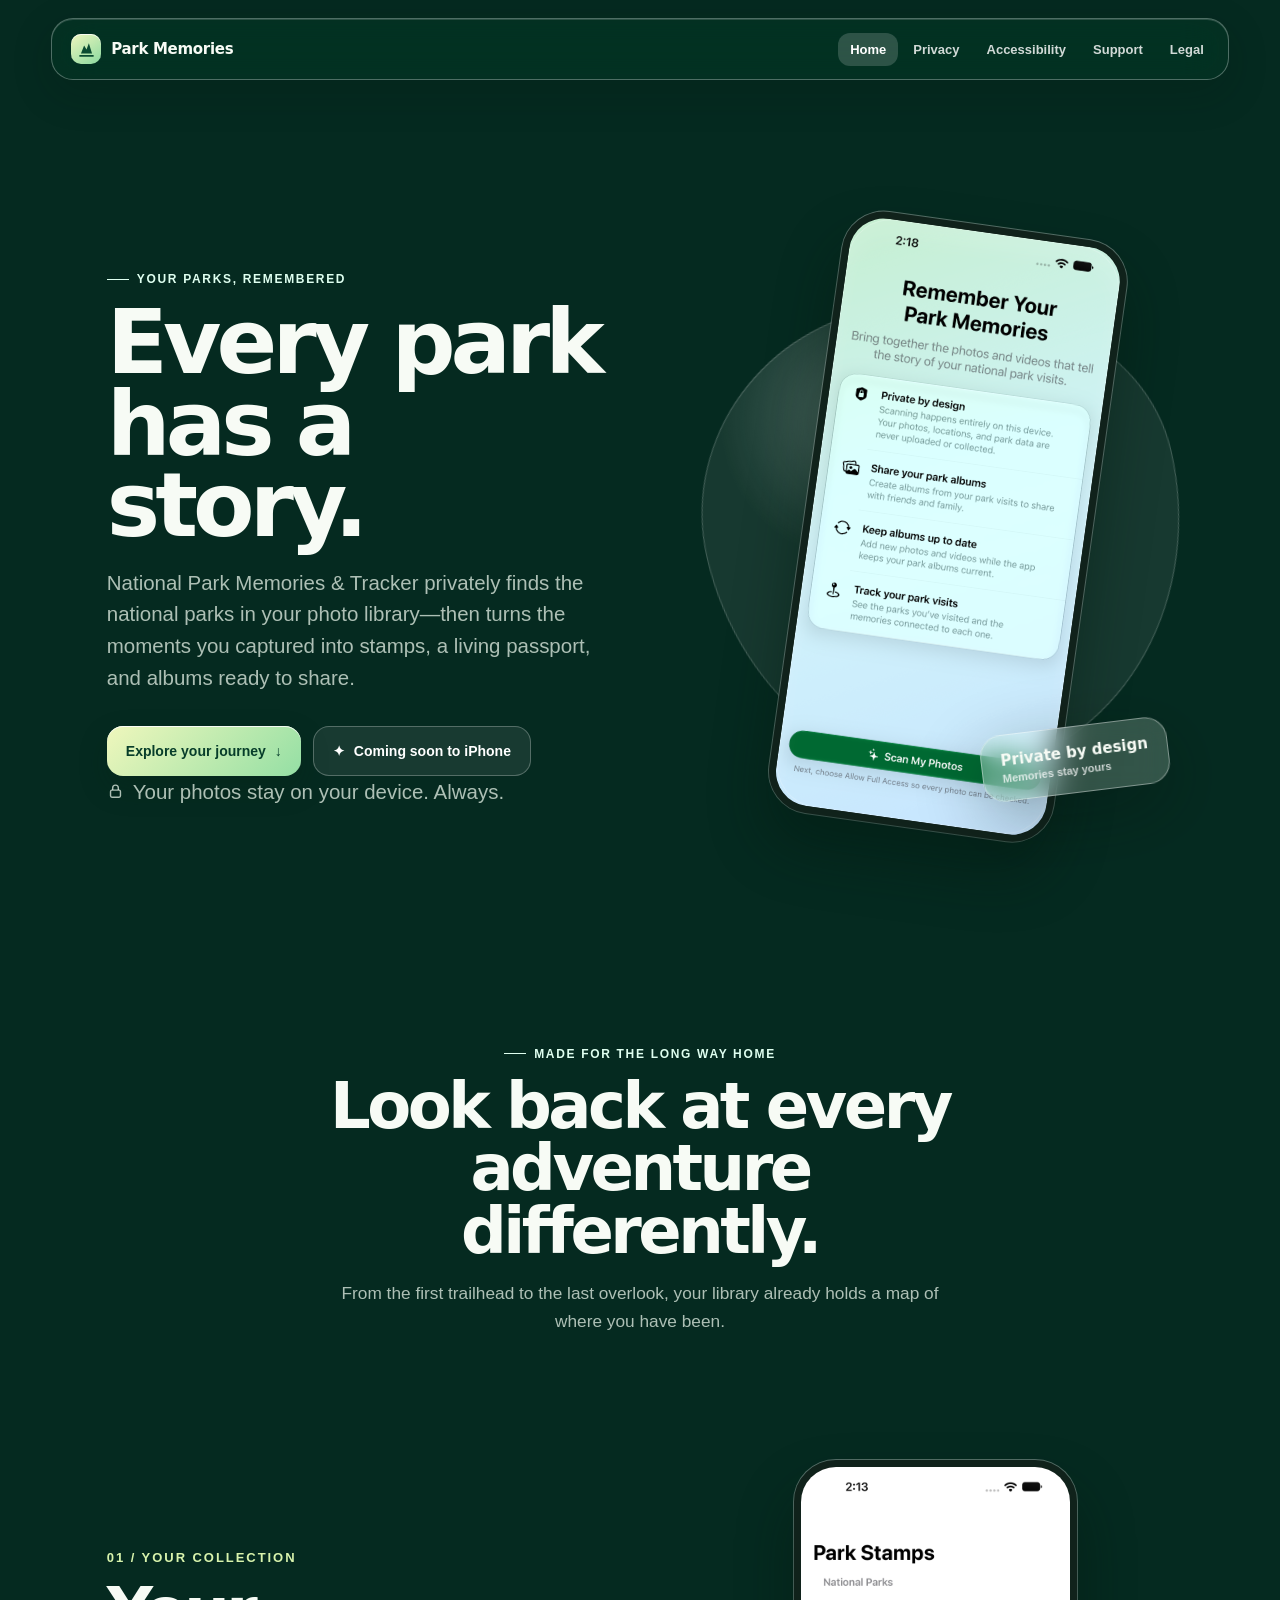
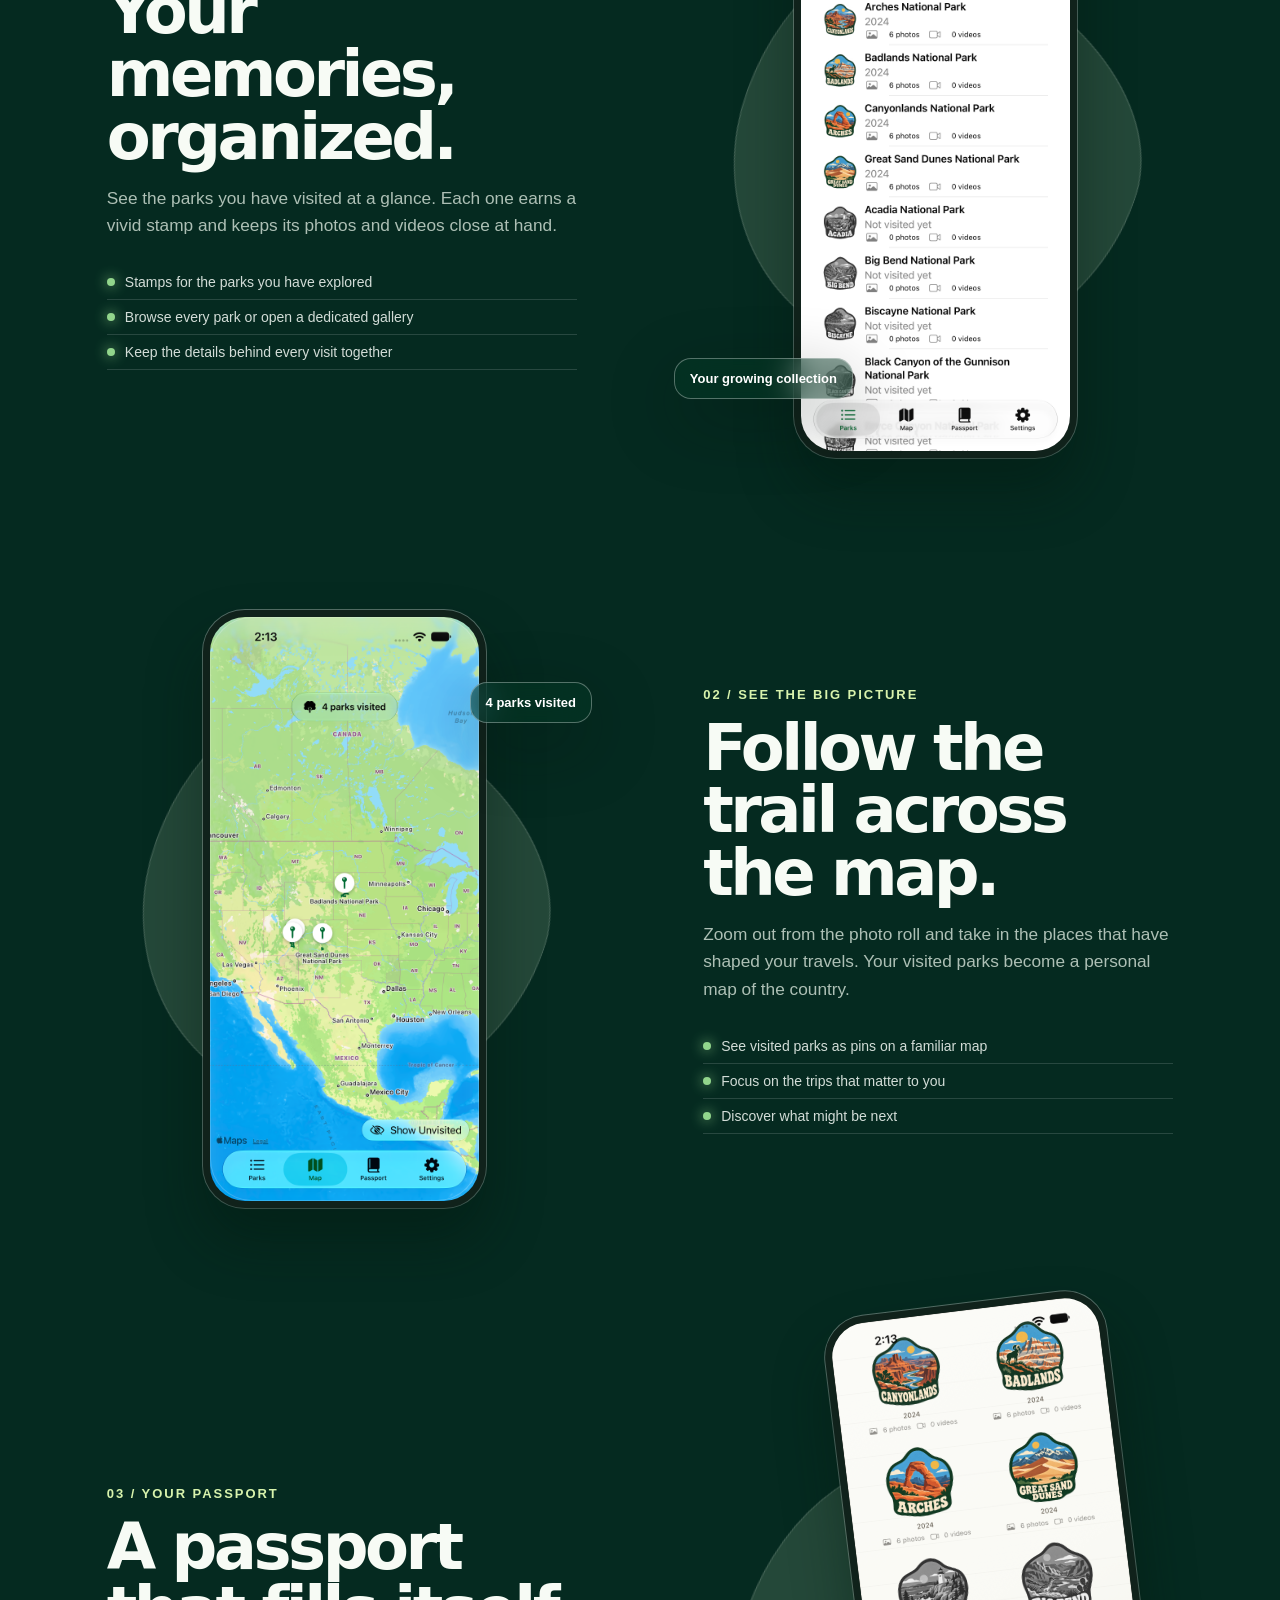
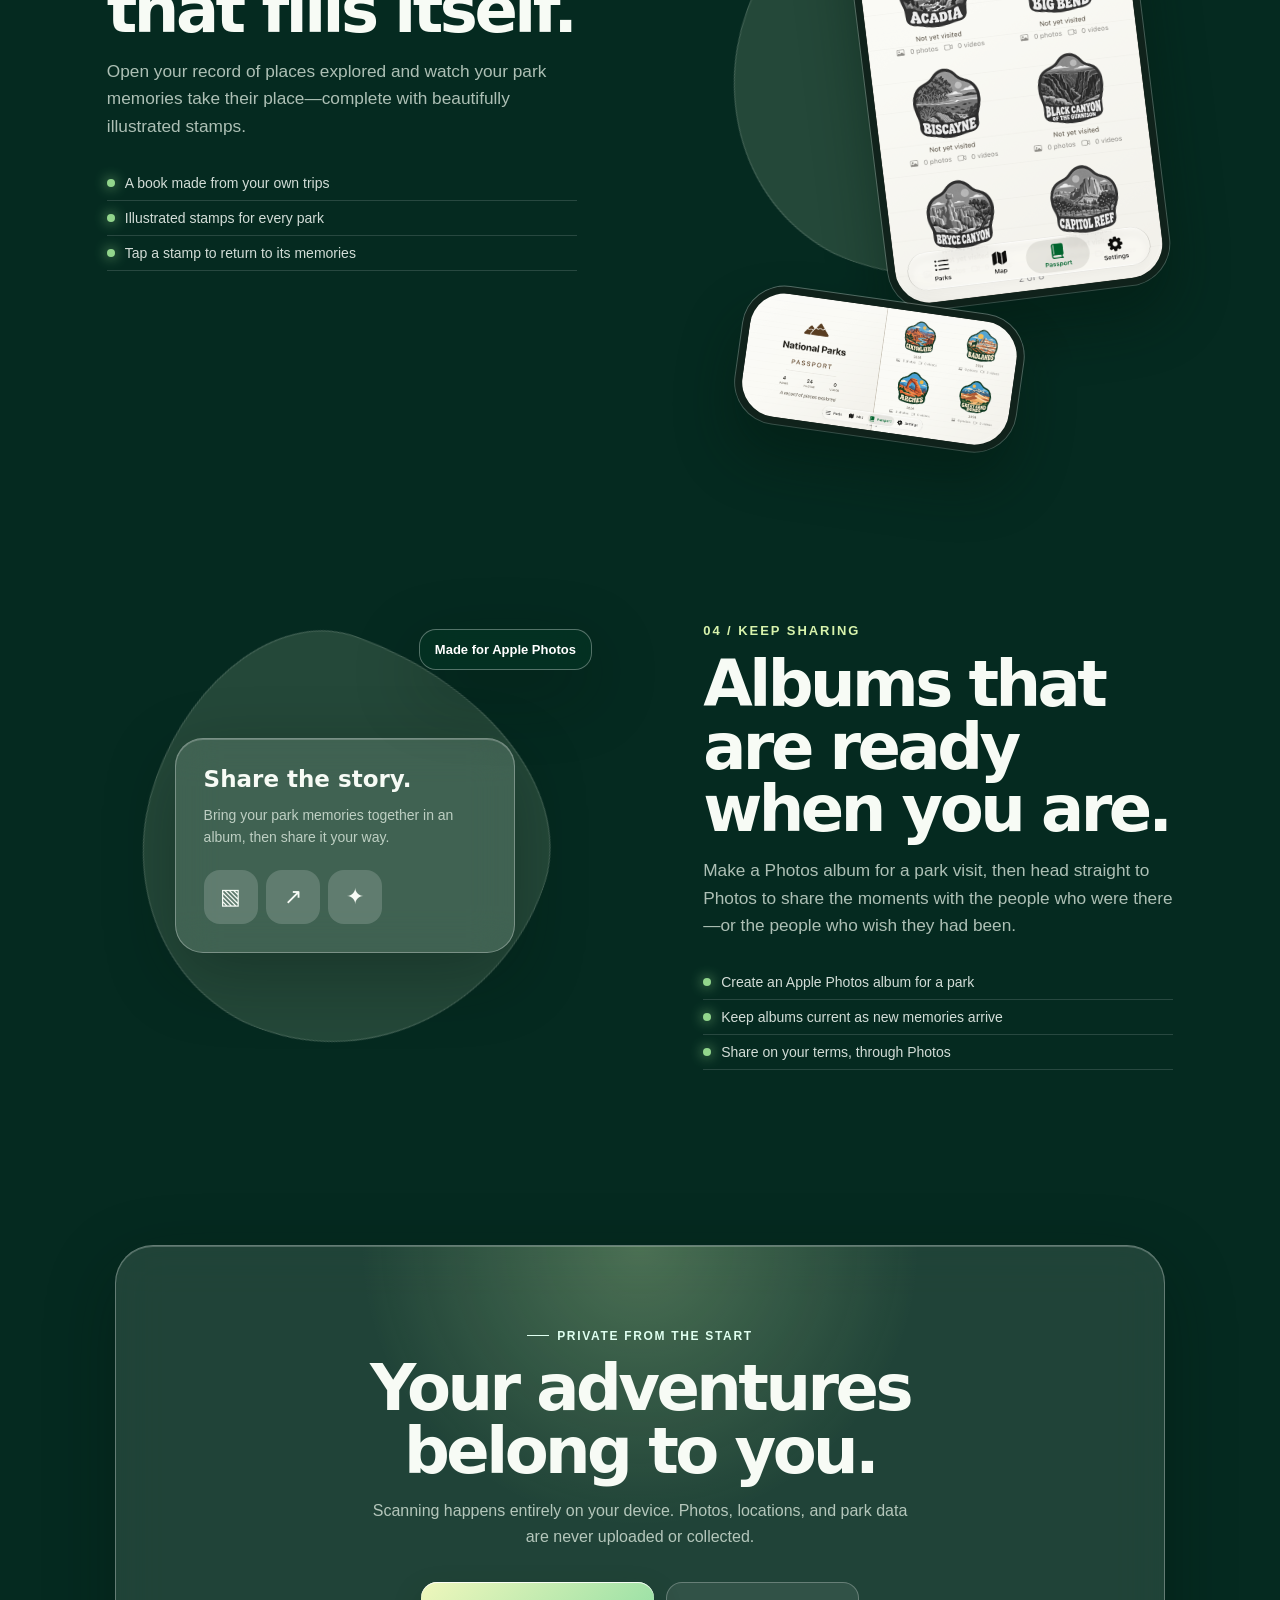
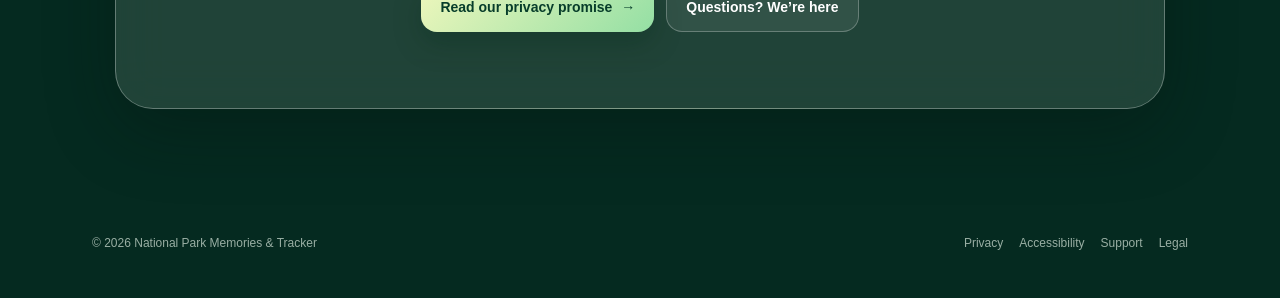
<file: index.html>
<!doctype html>
<html lang="en">
<head>
  <meta charset="utf-8">
  <meta name="viewport" content="width=device-width, initial-scale=1">
  <meta name="description" content="National Park Memories & Tracker privately turns your photo library into a record of the national parks you have explored.">
  <title>National Park Memories &amp; Tracker</title>
  <link rel="stylesheet" href="styles.css">
  <script src="app.js" defer></script>
</head>
<body>
  <div class="scene" aria-hidden="true"><div class="orb orb-one"></div><div class="orb orb-two"></div></div>
  <header class="site-header">
    <nav class="nav-shell" aria-label="Primary navigation">
      <a class="brand" href="./"><span class="brand-mark" aria-hidden="true"><svg viewBox="0 0 24 24" fill="currentColor"><path d="M3 19h18v2H3zm2-2 4-10 3 5 3-8 4 13z"/></svg></span>Park Memories</a>
      <button class="menu-button" aria-label="Toggle navigation" aria-expanded="false">Menu</button>
      <div class="nav-links"><a href="./" aria-current="page">Home</a><a href="privacy/">Privacy</a><a href="accessibility/">Accessibility</a><a href="support/">Support</a><a href="legal/">Legal</a></div>
    </nav>
  </header>
  <main>
    <section class="hero">
      <div class="hero-copy reveal"><span class="eyebrow">Your parks, remembered</span><h1>Every park has a story.</h1><p>National Park Memories &amp; Tracker privately finds the national parks in your photo library—then turns the moments you captured into stamps, a living passport, and albums ready to share.</p><div class="hero-actions"><a class="button" href="#how-it-works">Explore your journey <span aria-hidden="true">↓</span></a><span class="coming-soon"><span aria-hidden="true">✦</span> Coming soon to iPhone</span></div><p class="hero-note"><svg viewBox="0 0 24 24" fill="none" stroke="currentColor" stroke-width="2"><rect x="5" y="10" width="14" height="10" rx="2"/><path d="M8 10V7a4 4 0 0 1 8 0v3"/></svg>Your photos stay on your device. Always.</p></div>
      <div class="hero-art reveal float-scroll"><div class="hero-glass"></div><div class="phone"><img src="screenshots/iphone/Screenshot iPhone 18 Pro Max 10-04-2026 at 2.18.19 PM.png" alt="National Park Memories onboarding screen explaining private on-device photo scanning"></div><div class="hero-stamp">Private by design<span>Memories stay yours</span></div></div>
    </section>
    <section class="story" id="how-it-works"><div class="story-intro reveal"><span class="eyebrow">Made for the long way home</span><h2>Look back at every adventure differently.</h2><p>From the first trailhead to the last overlook, your library already holds a map of where you have been.</p></div>
      <article class="feature"><div class="feature-copy reveal"><span class="feature-number">01 / YOUR COLLECTION</span><h2>Your memories, organized.</h2><p>See the parks you have visited at a glance. Each one earns a vivid stamp and keeps its photos and videos close at hand.</p><ul class="mini-points"><li><i></i>Stamps for the parks you have explored</li><li><i></i>Browse every park or open a dedicated gallery</li><li><i></i>Keep the details behind every visit together</li></ul></div><div class="feature-art float-scroll reveal"><div class="phone"><img src="screenshots/iphone/Screenshot iPhone 18 Pro Max 10-04-2026 at 2.13.22 PM.png" alt="Park list showing visited national parks with illustrated stamps"></div><span class="floating-label label-bottom">Your growing collection</span></div></article>
      <article class="feature reverse"><div class="feature-copy reveal"><span class="feature-number">02 / SEE THE BIG PICTURE</span><h2>Follow the trail across the map.</h2><p>Zoom out from the photo roll and take in the places that have shaped your travels. Your visited parks become a personal map of the country.</p><ul class="mini-points"><li><i></i>See visited parks as pins on a familiar map</li><li><i></i>Focus on the trips that matter to you</li><li><i></i>Discover what might be next</li></ul></div><div class="feature-art float-scroll reveal"><div class="phone"><img src="screenshots/iphone/Screenshot iPhone 18 Pro Max 10-04-2026 at 2.13.42 PM.png" alt="Map of North America showing visited national parks"></div><span class="floating-label label-top">4 parks visited</span></div></article>
      <article class="feature"><div class="feature-copy reveal"><span class="feature-number">03 / YOUR PASSPORT</span><h2>A passport that fills itself.</h2><p>Open your record of places explored and watch your park memories take their place—complete with beautifully illustrated stamps.</p><ul class="mini-points"><li><i></i>A book made from your own trips</li><li><i></i>Illustrated stamps for every park</li><li><i></i>Tap a stamp to return to its memories</li></ul></div><div class="feature-art passport-art float-scroll reveal"><div class="phone"><img src="screenshots/iphone/Screenshot iPhone 18 Pro Max 10-04-2026 at 2.13.48 PM.png" alt="Passport grid with colorful national park stamps"></div><div class="phone"><img src="screenshots/iphone/Screenshot iPhone 18 Pro Max 10-04-2026 at 2.14.07 PM.png" alt="Landscape passport view with national park stamps"></div></div></article>
      <article class="feature reverse"><div class="feature-copy reveal"><span class="feature-number">04 / KEEP SHARING</span><h2>Albums that are ready when you are.</h2><p>Make a Photos album for a park visit, then head straight to Photos to share the moments with the people who were there—or the people who wish they had been.</p><ul class="mini-points"><li><i></i>Create an Apple Photos album for a park</li><li><i></i>Keep albums current as new memories arrive</li><li><i></i>Share on your terms, through Photos</li></ul></div><div class="feature-art reveal"><div class="album-card"><strong>Share the story.</strong><p>Bring your park memories together in an album, then share it your way.</p><div class="album-icons"><span aria-hidden="true">▧</span><span aria-hidden="true">↗</span><span aria-hidden="true">✦</span></div></div><span class="floating-label label-top">Made for Apple Photos</span></div></article>
      <section class="cta-card reveal"><span class="eyebrow">Private from the start</span><h2>Your adventures belong to you.</h2><p>Scanning happens entirely on your device. Photos, locations, and park data are never uploaded or collected.</p><div class="hero-actions" style="justify-content:center"><a class="button" href="privacy/">Read our privacy promise <span aria-hidden="true">→</span></a><a class="coming-soon" href="support/">Questions? We’re here</a></div></section>
    </section>
  </main>
  <footer class="site-footer"><span>© <span data-year>2026</span> National Park Memories &amp; Tracker</span><div class="footer-links"><a href="privacy/">Privacy</a><a href="accessibility/">Accessibility</a><a href="support/">Support</a><a href="legal/">Legal</a></div></footer>
</body>
</html>
</file>
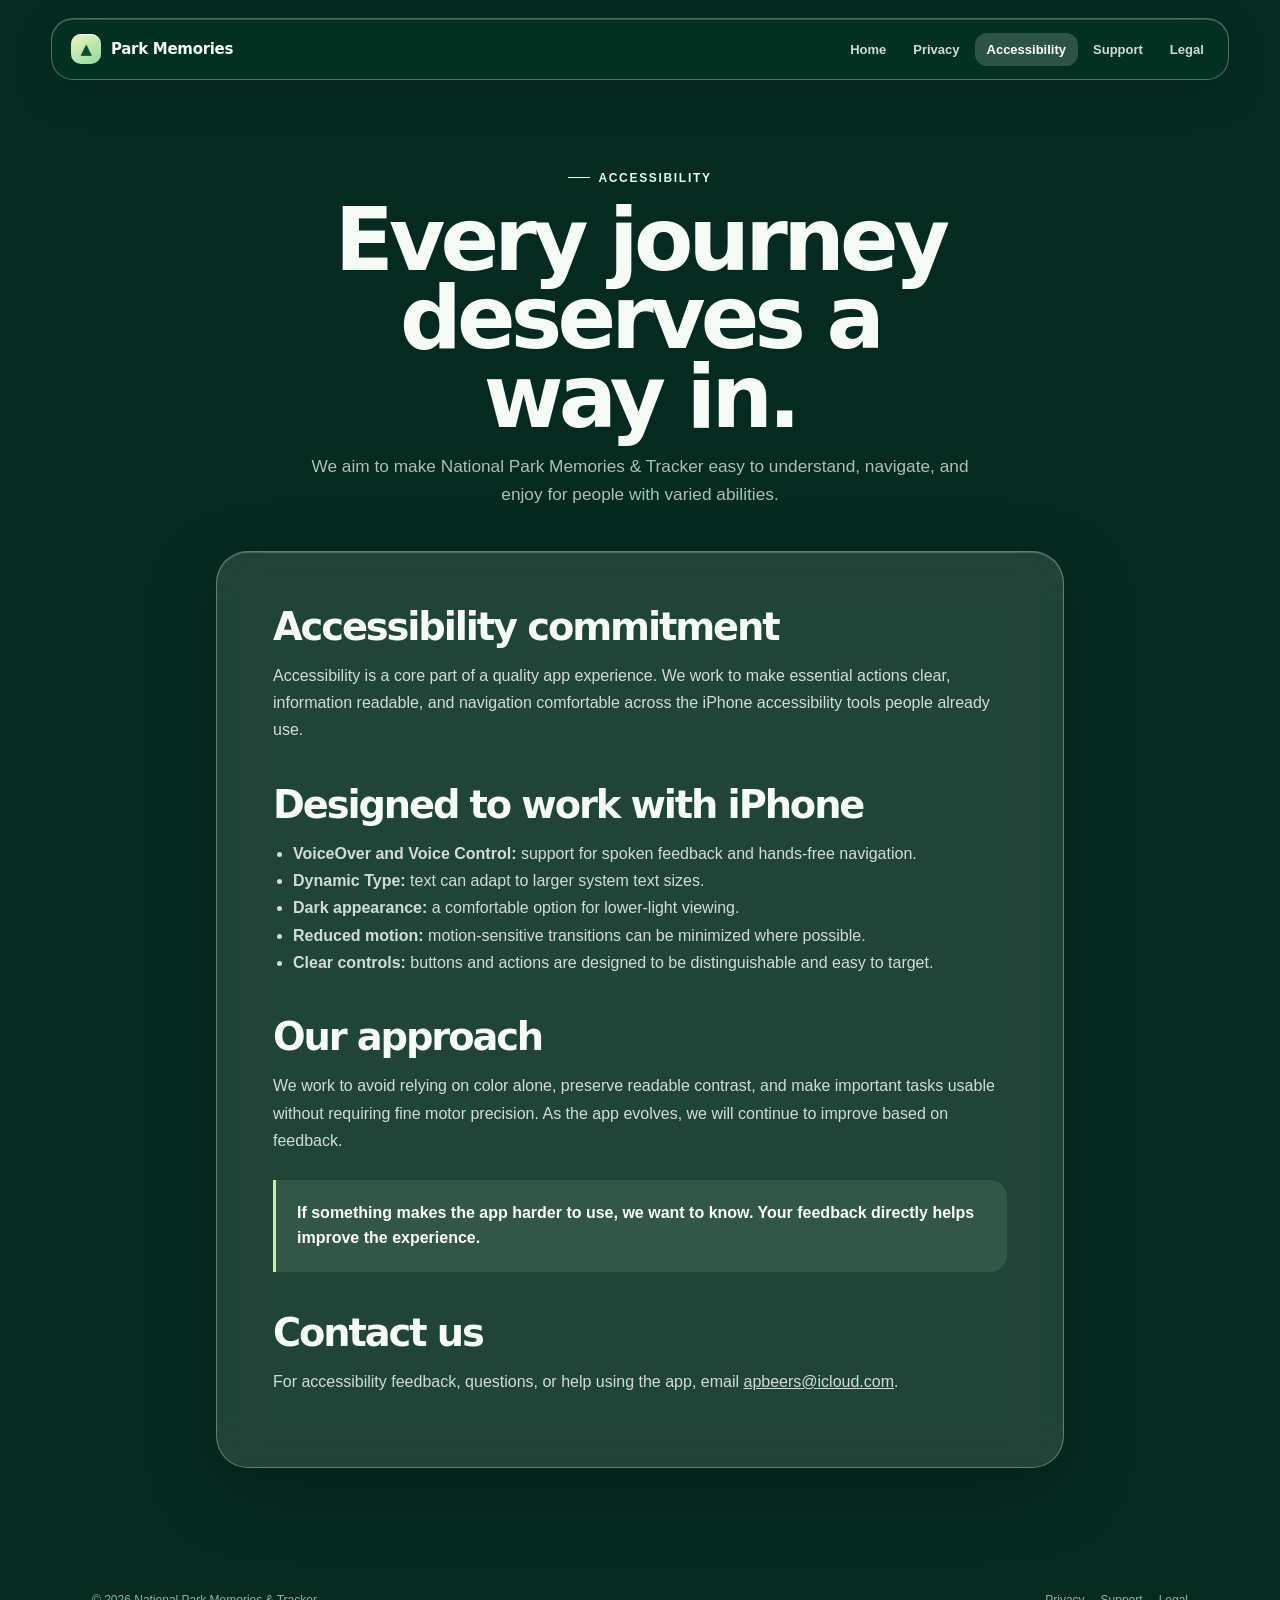
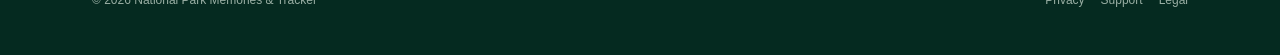
<file: accessibility/index.html>
<!doctype html>
<html lang="en"><head><meta charset="utf-8"><meta name="viewport" content="width=device-width, initial-scale=1"><meta name="description" content="Accessibility information for National Park Memories & Tracker."><title>Accessibility — National Park Memories &amp; Tracker</title><link rel="stylesheet" href="../styles.css"><script src="../app.js" defer></script></head>
<body><div class="scene" aria-hidden="true"><div class="orb orb-one"></div><div class="orb orb-two"></div></div><header class="site-header"><nav class="nav-shell" aria-label="Primary navigation"><a class="brand" href="../"><span class="brand-mark" aria-hidden="true">▲</span>Park Memories</a><button class="menu-button" aria-label="Toggle navigation" aria-expanded="false">Menu</button><div class="nav-links"><a href="../">Home</a><a href="../privacy/">Privacy</a><a href="./" aria-current="page">Accessibility</a><a href="../support/">Support</a><a href="../legal/">Legal</a></div></nav></header><main class="inner-page"><header class="article-intro reveal"><span class="eyebrow">Accessibility</span><h1>Every journey deserves a way in.</h1><p>We aim to make National Park Memories &amp; Tracker easy to understand, navigate, and enjoy for people with varied abilities.</p></header><article class="article-glass reveal"><h2>Accessibility commitment</h2><p>Accessibility is a core part of a quality app experience. We work to make essential actions clear, information readable, and navigation comfortable across the iPhone accessibility tools people already use.</p><h2>Designed to work with iPhone</h2><ul><li><strong>VoiceOver and Voice Control:</strong> support for spoken feedback and hands-free navigation.</li><li><strong>Dynamic Type:</strong> text can adapt to larger system text sizes.</li><li><strong>Dark appearance:</strong> a comfortable option for lower-light viewing.</li><li><strong>Reduced motion:</strong> motion-sensitive transitions can be minimized where possible.</li><li><strong>Clear controls:</strong> buttons and actions are designed to be distinguishable and easy to target.</li></ul><h2>Our approach</h2><p>We work to avoid relying on color alone, preserve readable contrast, and make important tasks usable without requiring fine motor precision. As the app evolves, we will continue to improve based on feedback.</p><div class="callout">If something makes the app harder to use, we want to know. Your feedback directly helps improve the experience.</div><h2>Contact us</h2><p>For accessibility feedback, questions, or help using the app, email <a href="mailto:apbeers@icloud.com">apbeers@icloud.com</a>.</p></article></main><footer class="site-footer"><span>© <span data-year>2026</span> National Park Memories &amp; Tracker</span><div class="footer-links"><a href="../privacy/">Privacy</a><a href="../support/">Support</a><a href="../legal/">Legal</a></div></footer></body></html>
</file>
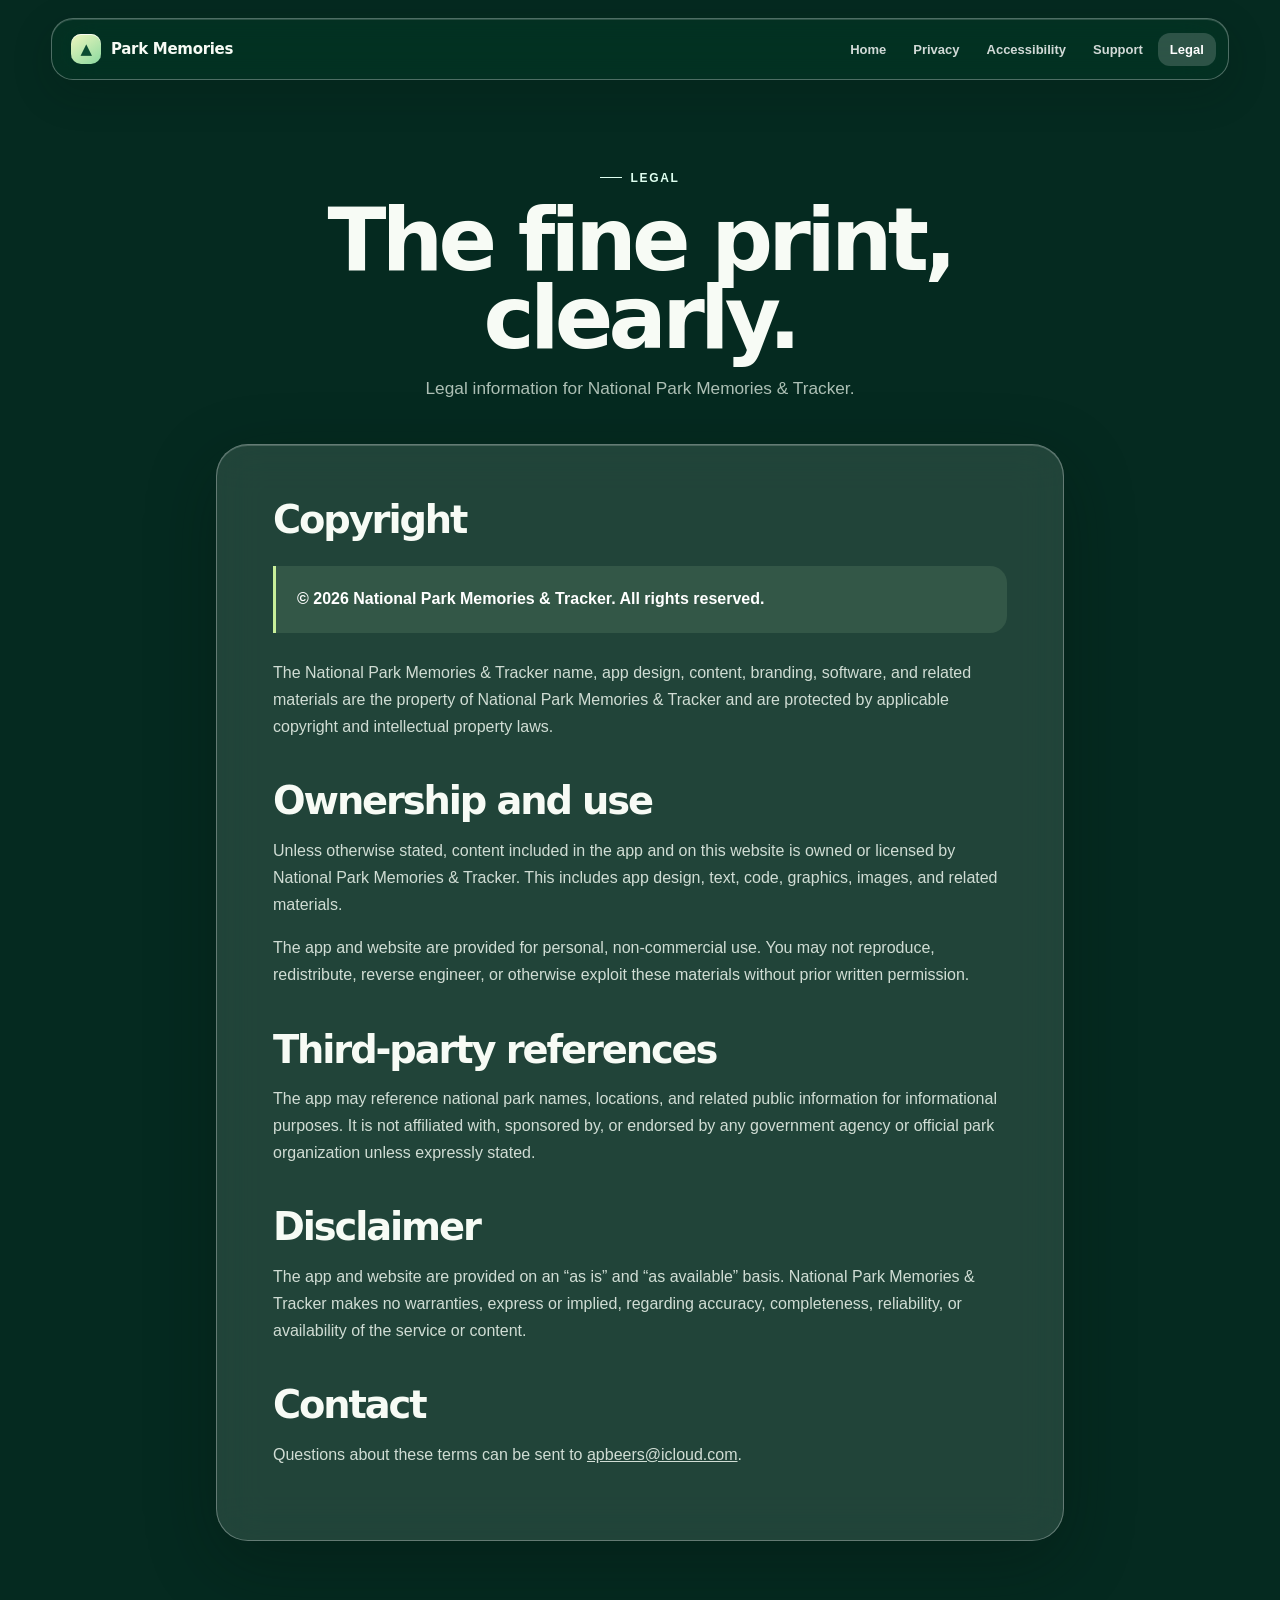
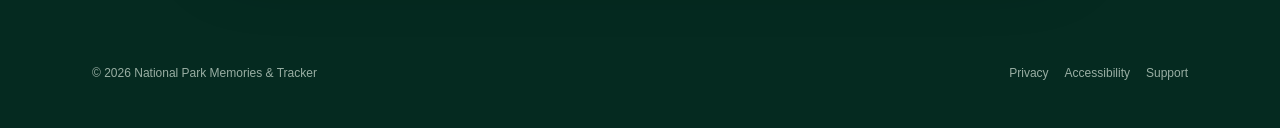
<file: legal/index.html>
<!doctype html>
<html lang="en"><head><meta charset="utf-8"><meta name="viewport" content="width=device-width, initial-scale=1"><meta name="description" content="Legal information for National Park Memories & Tracker."><title>Legal — National Park Memories &amp; Tracker</title><link rel="stylesheet" href="../styles.css"><script src="../app.js" defer></script></head>
<body><div class="scene" aria-hidden="true"><div class="orb orb-one"></div><div class="orb orb-two"></div></div><header class="site-header"><nav class="nav-shell" aria-label="Primary navigation"><a class="brand" href="../"><span class="brand-mark" aria-hidden="true">▲</span>Park Memories</a><button class="menu-button" aria-label="Toggle navigation" aria-expanded="false">Menu</button><div class="nav-links"><a href="../">Home</a><a href="../privacy/">Privacy</a><a href="../accessibility/">Accessibility</a><a href="../support/">Support</a><a href="./" aria-current="page">Legal</a></div></nav></header><main class="inner-page"><header class="article-intro reveal"><span class="eyebrow">Legal</span><h1>The fine print, clearly.</h1><p>Legal information for National Park Memories &amp; Tracker.</p></header><article class="article-glass reveal"><h2>Copyright</h2><div class="callout">© <span data-year>2026</span> National Park Memories &amp; Tracker. All rights reserved.</div><p>The National Park Memories &amp; Tracker name, app design, content, branding, software, and related materials are the property of National Park Memories &amp; Tracker and are protected by applicable copyright and intellectual property laws.</p><h2>Ownership and use</h2><p>Unless otherwise stated, content included in the app and on this website is owned or licensed by National Park Memories &amp; Tracker. This includes app design, text, code, graphics, images, and related materials.</p><p>The app and website are provided for personal, non-commercial use. You may not reproduce, redistribute, reverse engineer, or otherwise exploit these materials without prior written permission.</p><h2>Third-party references</h2><p>The app may reference national park names, locations, and related public information for informational purposes. It is not affiliated with, sponsored by, or endorsed by any government agency or official park organization unless expressly stated.</p><h2>Disclaimer</h2><p>The app and website are provided on an “as is” and “as available” basis. National Park Memories &amp; Tracker makes no warranties, express or implied, regarding accuracy, completeness, reliability, or availability of the service or content.</p><h2>Contact</h2><p>Questions about these terms can be sent to <a href="mailto:apbeers@icloud.com">apbeers@icloud.com</a>.</p></article></main><footer class="site-footer"><span>© <span data-year>2026</span> National Park Memories &amp; Tracker</span><div class="footer-links"><a href="../privacy/">Privacy</a><a href="../accessibility/">Accessibility</a><a href="../support/">Support</a></div></footer></body></html>
</file>
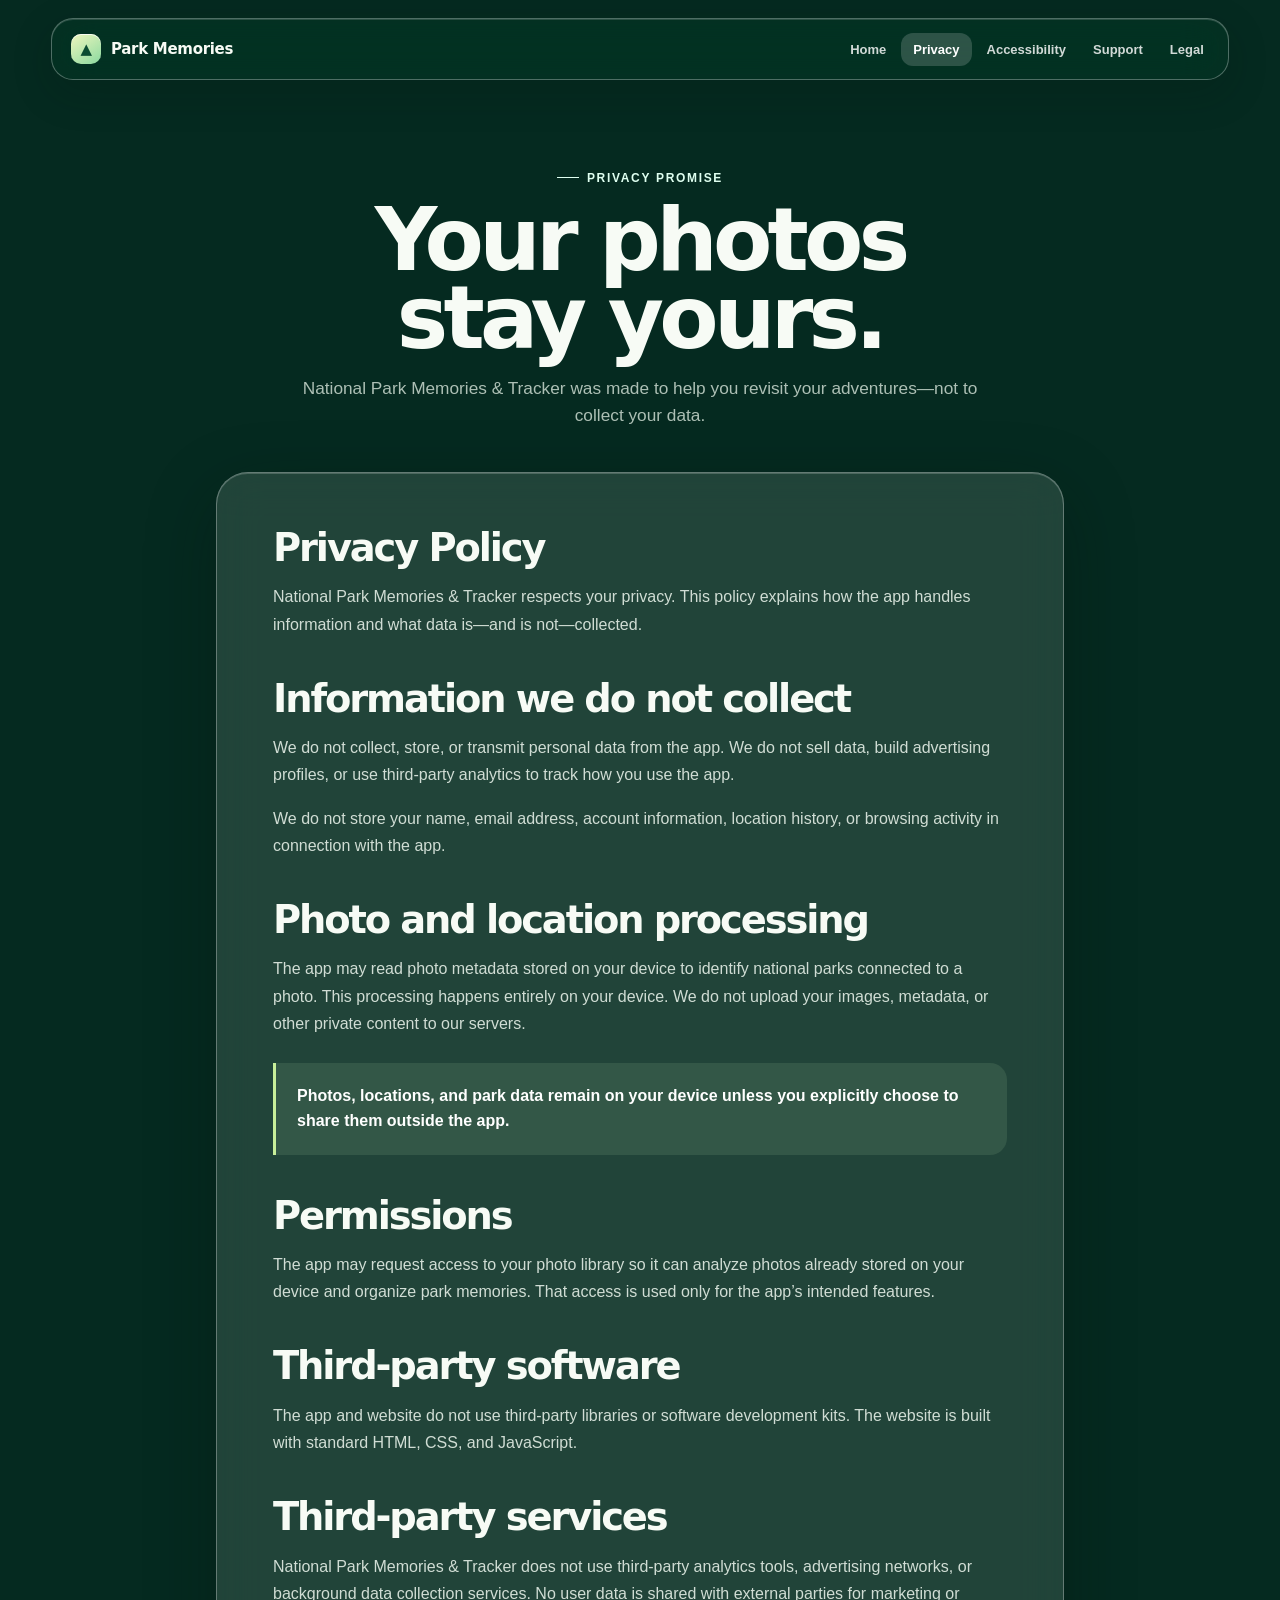
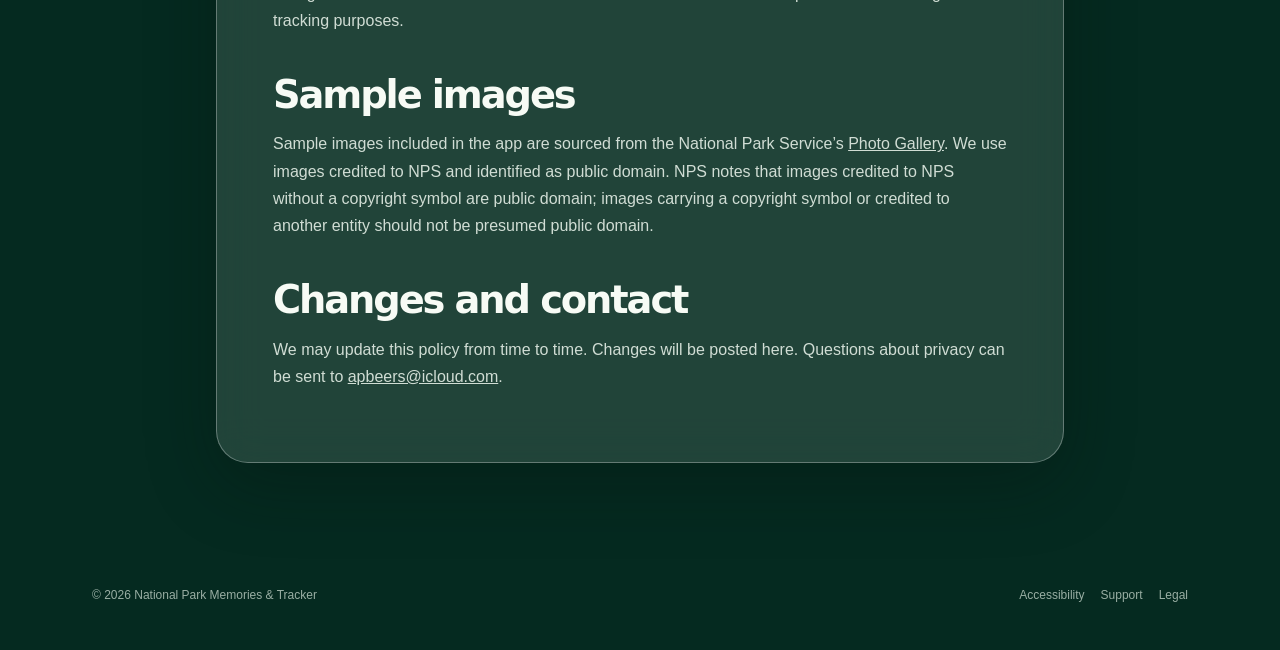
<file: privacy/index.html>
<!doctype html>
<html lang="en"><head><meta charset="utf-8"><meta name="viewport" content="width=device-width, initial-scale=1"><meta name="description" content="Privacy policy for National Park Memories & Tracker."><title>Privacy — National Park Memories &amp; Tracker</title><link rel="stylesheet" href="../styles.css"><script src="../app.js" defer></script></head>
<body><div class="scene" aria-hidden="true"><div class="orb orb-one"></div><div class="orb orb-two"></div></div><header class="site-header"><nav class="nav-shell" aria-label="Primary navigation"><a class="brand" href="../"><span class="brand-mark" aria-hidden="true">▲</span>Park Memories</a><button class="menu-button" aria-label="Toggle navigation" aria-expanded="false">Menu</button><div class="nav-links"><a href="../">Home</a><a href="./" aria-current="page">Privacy</a><a href="../accessibility/">Accessibility</a><a href="../support/">Support</a><a href="../legal/">Legal</a></div></nav></header><main class="inner-page"><header class="article-intro reveal"><span class="eyebrow">Privacy promise</span><h1>Your photos stay yours.</h1><p>National Park Memories &amp; Tracker was made to help you revisit your adventures—not to collect your data.</p></header><article class="article-glass reveal"><h2>Privacy Policy</h2><p>National Park Memories &amp; Tracker respects your privacy. This policy explains how the app handles information and what data is—and is not—collected.</p><h2>Information we do not collect</h2><p>We do not collect, store, or transmit personal data from the app. We do not sell data, build advertising profiles, or use third-party analytics to track how you use the app.</p><p>We do not store your name, email address, account information, location history, or browsing activity in connection with the app.</p><h2>Photo and location processing</h2><p>The app may read photo metadata stored on your device to identify national parks connected to a photo. This processing happens entirely on your device. We do not upload your images, metadata, or other private content to our servers.</p><div class="callout">Photos, locations, and park data remain on your device unless you explicitly choose to share them outside the app.</div><h2>Permissions</h2><p>The app may request access to your photo library so it can analyze photos already stored on your device and organize park memories. That access is used only for the app’s intended features.</p><h2>Third-party software</h2><p>The app and website do not use third-party libraries or software development kits. The website is built with standard HTML, CSS, and JavaScript.</p><h2>Third-party services</h2><p>National Park Memories &amp; Tracker does not use third-party analytics tools, advertising networks, or background data collection services. No user data is shared with external parties for marketing or tracking purposes.</p><h2>Sample images</h2><p>Sample images included in the app are sourced from the National Park Service’s <a href="https://www.nps.gov/nature/photogallery.htm">Photo Gallery</a>. We use images credited to NPS and identified as public domain. NPS notes that images credited to NPS without a copyright symbol are public domain; images carrying a copyright symbol or credited to another entity should not be presumed public domain.</p><h2>Changes and contact</h2><p>We may update this policy from time to time. Changes will be posted here. Questions about privacy can be sent to <a href="mailto:apbeers@icloud.com">apbeers@icloud.com</a>.</p></article></main><footer class="site-footer"><span>© <span data-year>2026</span> National Park Memories &amp; Tracker</span><div class="footer-links"><a href="../accessibility/">Accessibility</a><a href="../support/">Support</a><a href="../legal/">Legal</a></div></footer></body></html>
</file>
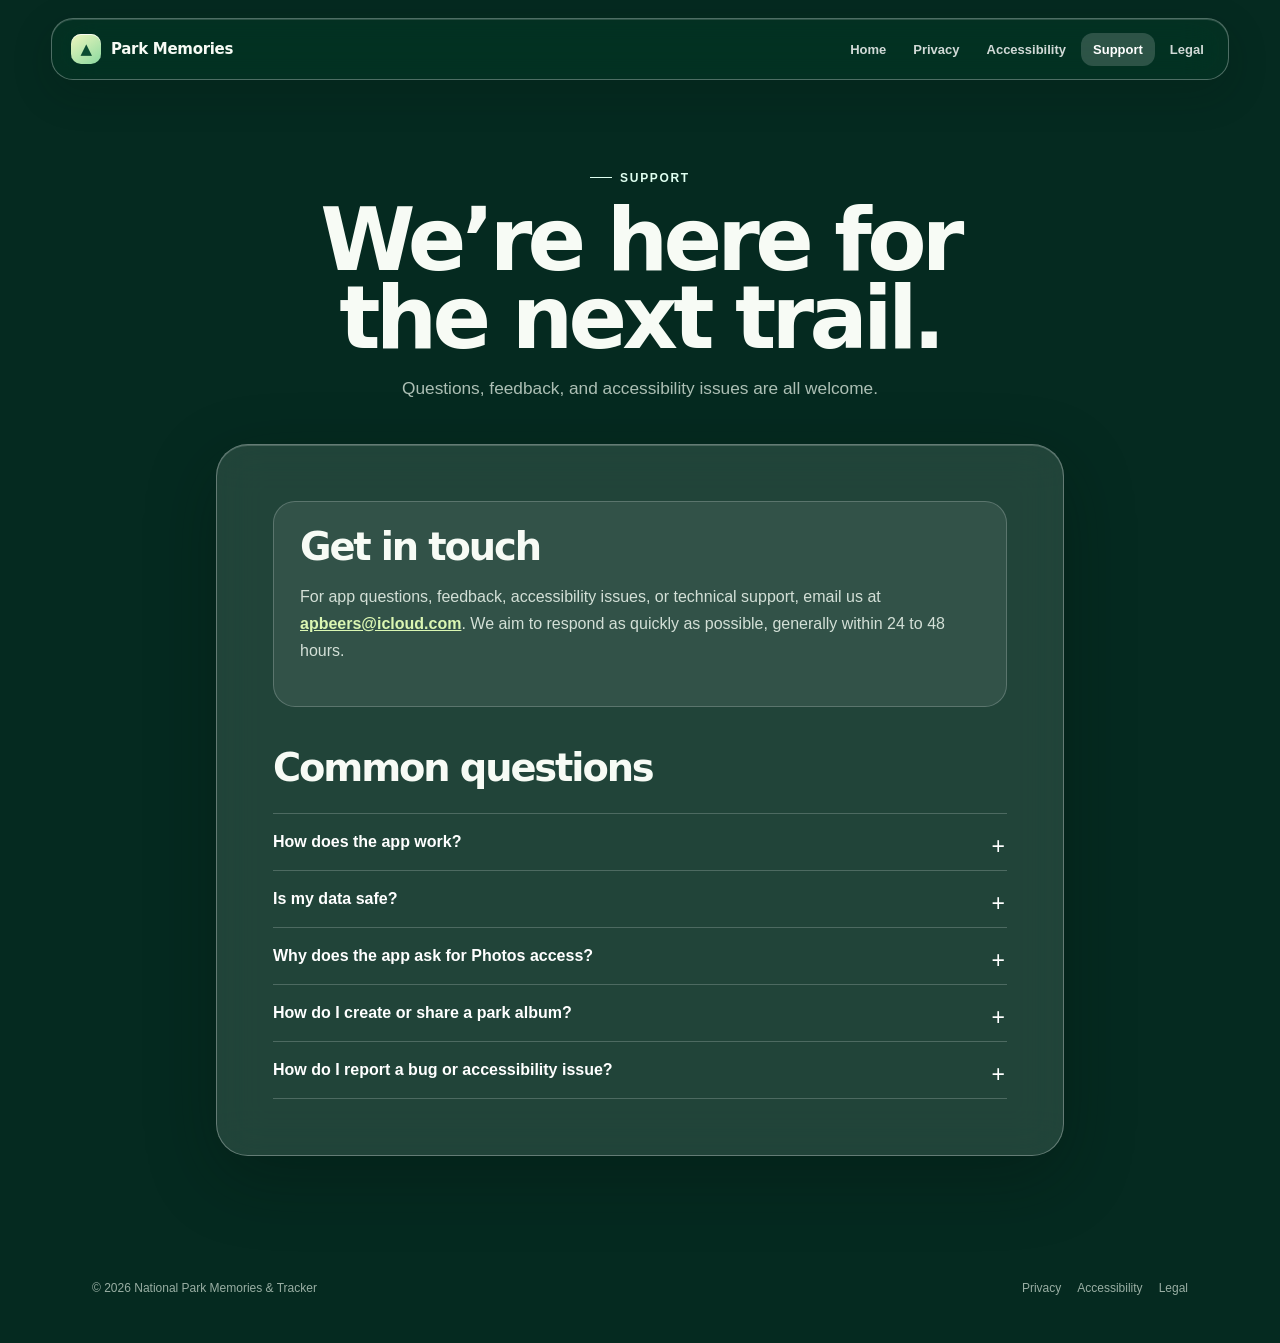
<file: support/index.html>
<!doctype html>
<html lang="en"><head><meta charset="utf-8"><meta name="viewport" content="width=device-width, initial-scale=1"><meta name="description" content="Support for National Park Memories & Tracker."><title>Support — National Park Memories &amp; Tracker</title><link rel="stylesheet" href="../styles.css"><script src="../app.js" defer></script></head>
<body><div class="scene" aria-hidden="true"><div class="orb orb-one"></div><div class="orb orb-two"></div></div><header class="site-header"><nav class="nav-shell" aria-label="Primary navigation"><a class="brand" href="../"><span class="brand-mark" aria-hidden="true">▲</span>Park Memories</a><button class="menu-button" aria-label="Toggle navigation" aria-expanded="false">Menu</button><div class="nav-links"><a href="../">Home</a><a href="../privacy/">Privacy</a><a href="../accessibility/">Accessibility</a><a href="./" aria-current="page">Support</a><a href="../legal/">Legal</a></div></nav></header><main class="inner-page"><header class="article-intro reveal"><span class="eyebrow">Support</span><h1>We’re here for the next trail.</h1><p>Questions, feedback, and accessibility issues are all welcome.</p></header><article class="article-glass reveal"><section class="contact-panel"><h2>Get in touch</h2><p>For app questions, feedback, accessibility issues, or technical support, email us at <a href="mailto:apbeers@icloud.com">apbeers@icloud.com</a>. We aim to respond as quickly as possible, generally within 24 to 48 hours.</p></section><h2>Common questions</h2><div class="faq"><details><summary>How does the app work?</summary><p>National Park Memories &amp; Tracker reads photo metadata already stored on your device to help identify national park visits. The relevant processing happens locally on your device.</p></details><details><summary>Is my data safe?</summary><p>Yes. The app does not collect, store, or transmit personal data for analytics or marketing. Read the <a href="../privacy/">Privacy Policy</a> for details.</p></details><details><summary>Why does the app ask for Photos access?</summary><p>Photos access lets the app read photo metadata on your device so it can identify park-related memories and organize them into your collection.</p></details><details><summary>How do I create or share a park album?</summary><p>Choose a park in the app to create its Apple Photos album. From Photos, you can use Apple’s sharing options to share the memories your way.</p></details><details><summary>How do I report a bug or accessibility issue?</summary><p>Email <a href="mailto:apbeers@icloud.com">apbeers@icloud.com</a> with a description of the issue and, if possible, your iOS version and device model.</p></details></div></article></main><footer class="site-footer"><span>© <span data-year>2026</span> National Park Memories &amp; Tracker</span><div class="footer-links"><a href="../privacy/">Privacy</a><a href="../accessibility/">Accessibility</a><a href="../legal/">Legal</a></div></footer></body></html>
</file>
<file: styles.css>
:root {
  --ink: #f7fbf5;
  --muted: rgba(239, 249, 238, .72);
  --forest: #073d2a;
  --evergreen: #075531;
  --moss: #92d58c;
  --sun: #f2c56b;
  --glass: rgba(232, 249, 235, .13);
  --glass-strong: rgba(233, 249, 239, .21);
  --edge: rgba(255, 255, 255, .3);
  --shadow: 0 22px 70px rgba(0, 20, 12, .32);
  --display: ui-rounded, "SF Pro Rounded", "Avenir Next", Avenir, system-ui, sans-serif;
  --body: -apple-system, BlinkMacSystemFont, "Segoe UI", sans-serif;
}

* { box-sizing: border-box; }
html { scroll-behavior: smooth; background: #052a20; }
body { margin: 0; color: var(--ink); font-family: var(--body); overflow-x: hidden; background: #052a20; }
a { color: inherit; }
button { font: inherit; }

.scene {
  position: fixed; inset: 0; z-index: -2; overflow: hidden; pointer-events: none;
  background:
    radial-gradient(circle at 72% 13%, rgba(224, 255, 173, .45), transparent 15rem),
    radial-gradient(circle at 7% 51%, rgba(85, 178, 115, .35), transparent 28rem),
    linear-gradient(155deg, #7fcda5 0%, #1c7a56 34%, #07402e 70%, #031d17 100%);
}
.scene::before, .scene::after { content: ""; position: absolute; inset: auto -10vw -12vh; height: 61vh; transform: translateY(calc(var(--scroll, 0) * -.045px)); }
.scene::before { background: #0c5036; clip-path: polygon(0 72%, 8% 37%, 14% 60%, 22% 18%, 31% 68%, 40% 36%, 49% 78%, 60% 21%, 70% 62%, 80% 27%, 89% 67%, 100% 31%, 100% 100%, 0 100%); opacity: .9; }
.scene::after { height: 41vh; background: #063421; clip-path: polygon(0 66%, 6% 15%, 10% 58%, 16% 28%, 23% 76%, 29% 6%, 35% 66%, 43% 28%, 51% 78%, 57% 7%, 63% 60%, 70% 20%, 76% 78%, 82% 18%, 90% 58%, 97% 13%, 100% 70%, 100% 100%, 0 100%); }
.orb { position: absolute; border-radius: 50%; filter: blur(24px); opacity: .65; }
.orb-one { width: 26rem; height: 26rem; background: #d5f5a4; top: -11rem; right: -7rem; }
.orb-two { width: 21rem; height: 21rem; background: #52d6b0; top: 38%; left: -13rem; }

.site-header { position: sticky; top: 0; z-index: 20; padding: 18px clamp(18px, 4vw, 56px); }
.nav-shell { max-width: 1220px; min-height: 62px; margin: auto; display: flex; align-items: center; justify-content: space-between; gap: 20px; padding: 10px 12px 10px 19px; background: rgba(7, 55, 38, .42); border: 1px solid var(--edge); border-radius: 22px; box-shadow: 0 13px 40px rgba(0, 25, 15, .2), inset 0 1px rgba(255,255,255,.16); backdrop-filter: blur(22px) saturate(150%); }
.brand { display: flex; align-items: center; gap: 10px; text-decoration: none; font: 700 15px/1 var(--display); letter-spacing: -.02em; white-space: nowrap; }
.brand-mark { display: grid; place-items: center; width: 30px; height: 30px; border-radius: 10px; color: #0b4c32; background: linear-gradient(145deg, #eff6bd, #8bdaa0); box-shadow: inset 0 1px rgba(255,255,255,.8); }
.brand-mark svg { width: 19px; height: 19px; }
.nav-links { display: flex; align-items: center; gap: 3px; }
.nav-links a { padding: 9px 12px; border-radius: 12px; color: rgba(255,255,255,.82); text-decoration: none; font-size: 13px; font-weight: 600; transition: background .2s, color .2s; }
.nav-links a:hover, .nav-links a[aria-current="page"] { color: #fff; background: rgba(255,255,255,.17); }
.menu-button { display: none; border: 0; color: white; background: transparent; cursor: pointer; padding: 8px; }

.hero { min-height: min(850px, calc(100vh - 20px)); max-width: 1220px; margin: 0 auto; padding: clamp(58px, 11vh, 128px) clamp(24px, 6vw, 78px) 72px; display: grid; grid-template-columns: minmax(0, 1.07fr) minmax(300px, .93fr); align-items: center; gap: clamp(35px, 7vw, 90px); }
.eyebrow { display: inline-flex; align-items: center; gap: 8px; color: #dffff0; font-size: 12px; font-weight: 750; letter-spacing: .14em; text-transform: uppercase; }
.eyebrow::before { content: ""; width: 22px; height: 1px; background: currentColor; }
h1, h2, h3 { font-family: var(--display); letter-spacing: -.055em; }
h1 { max-width: 680px; margin: 16px 0 20px; font-size: clamp(3.6rem, 7vw, 6.7rem); line-height: .91; }
.hero-copy > p { max-width: 555px; margin: 0; font-size: clamp(1.05rem, 1.6vw, 1.28rem); line-height: 1.55; color: var(--muted); }
.hero-actions { display: flex; flex-wrap: wrap; gap: 12px; margin-top: 32px; }
.button, .coming-soon { display: inline-flex; align-items: center; gap: 9px; min-height: 50px; padding: 0 19px; border-radius: 16px; text-decoration: none; font-weight: 750; font-size: 14px; }
.button { color: #073d2a; background: linear-gradient(135deg, #eff7bc, #94dfa4); box-shadow: 0 12px 28px rgba(0, 35, 16, .25), inset 0 1px rgba(255,255,255,.85); }
.button:hover { transform: translateY(-2px); }
.coming-soon { border: 1px solid rgba(255,255,255,.26); background: rgba(255,255,255,.08); color: white; }
.hero-note { display: flex; gap: 9px; align-items: center; margin: 22px 0 0; color: rgba(242,255,241,.67); font-size: 13px; }
.hero-note svg { flex: none; width: 17px; }
.hero-art { position: relative; min-height: 610px; display: grid; place-items: center; }
.hero-glass { position: absolute; width: 105%; aspect-ratio: 1; border: 1px solid rgba(255,255,255,.2); border-radius: 45% 55% 51% 49% / 43% 43% 57% 57%; background: radial-gradient(circle at 38% 22%, rgba(255,255,255,.23), transparent 30%), rgba(255,255,255,.07); filter: blur(.1px); transform: rotate(-13deg); }
.hero-art .phone { width: min(287px, 68vw); transform: rotate(8deg) translateY(-10px); z-index: 1; }
.hero-stamp { position: absolute; right: 1%; bottom: 8%; z-index: 2; padding: 16px 19px; border-radius: 22px; font-family: var(--display); font-weight: 800; font-size: 15px; background: rgba(230, 250, 230, .2); border: 1px solid rgba(255,255,255,.38); backdrop-filter: blur(16px); transform: rotate(-7deg); box-shadow: var(--shadow); }
.hero-stamp span { display: block; margin-top: 3px; font: 600 11px var(--body); color: rgba(255,255,255,.76); }

.phone { position: relative; overflow: hidden; border: 7px solid #10221b; border-radius: 42px; background: #101a15; box-shadow: 0 33px 55px rgba(0, 25, 15, .42), 0 0 0 1px rgba(255,255,255,.32); }
.phone::after { content: ""; position: absolute; z-index: 2; inset: 0; border-radius: inherit; pointer-events: none; box-shadow: inset 0 0 0 1px rgba(255,255,255,.18), inset 0 16px 20px rgba(255,255,255,.12); }
.phone img { display: block; width: 100%; height: auto; }
.phone-landscape { width: min(590px, 92vw); border-radius: 29px; border-width: 6px; }

.story { max-width: 1220px; margin: 0 auto; padding: 92px clamp(24px, 6vw, 78px); }
.story-intro { max-width: 630px; margin: 0 auto 74px; text-align: center; }
.story-intro h2, .feature-copy h2, .cta-card h2 { margin: 14px 0 16px; font-size: clamp(2.65rem, 5vw, 4.8rem); line-height: .98; }
.story-intro p, .feature-copy p, .article-intro p { color: var(--muted); font-size: 1.08rem; line-height: 1.6; }
.feature { position: relative; min-height: 700px; display: grid; grid-template-columns: 1fr 1fr; align-items: center; gap: clamp(36px, 9vw, 130px); margin: 0 0 50px; }
.feature.reverse { direction: rtl; }
.feature.reverse > * { direction: ltr; }
.feature-copy { max-width: 470px; }
.feature-number { color: #d8f3ac; font: 700 13px var(--body); letter-spacing: .15em; }
.feature-copy p { margin: 0; }
.mini-points { margin: 25px 0 0; padding: 0; list-style: none; }
.mini-points li { display: flex; align-items: center; gap: 10px; padding: 9px 0; font-size: 14px; color: rgba(250,255,250,.84); border-bottom: 1px solid rgba(255,255,255,.14); }
.mini-points i { width: 8px; height: 8px; border-radius: 50%; background: var(--moss); box-shadow: 0 0 13px var(--moss); }
.feature-art { position: relative; min-height: 570px; display: grid; place-items: center; }
.feature-art::before { content: ""; position: absolute; width: 84%; aspect-ratio: 1; border-radius: 35% 65% 54% 46% / 50% 43% 57% 50%; background: rgba(216, 255, 207, .14); border: 1px solid rgba(255,255,255,.16); backdrop-filter: blur(8px); transform: rotate(20deg); }
.feature-art .phone { width: min(283px, 65vw); z-index: 1; }
.feature-art .phone-landscape { z-index: 1; }
.floating-label { position: absolute; z-index: 3; padding: 12px 15px; border: 1px solid rgba(255,255,255,.32); border-radius: 17px; background: rgba(3, 58, 37, .44); color: white; font-size: 13px; font-weight: 700; box-shadow: var(--shadow); backdrop-filter: blur(18px); }
.label-top { top: 12%; right: -2%; }.label-bottom { bottom: 10%; left: -5%; }
.passport-art { gap: 0; }
.passport-art .phone:first-child { transform: rotate(-7deg) translateX(22%); }.passport-art .phone:last-child { transform: rotate(8deg) translateX(-20%); }
.album-card { position: relative; z-index: 2; max-width: 340px; padding: 28px; border: 1px solid var(--edge); border-radius: 28px; background: rgba(225, 248, 226, .15); box-shadow: var(--shadow), inset 0 1px rgba(255,255,255,.22); backdrop-filter: blur(20px); }
.album-card strong { display: block; font: 800 23px/1.05 var(--display); }.album-card p { color: var(--muted); font-size: 14px; line-height: 1.55; }.album-icons { display: flex; gap: 8px; margin-top: 22px; }.album-icons span { display: grid; place-items: center; width: 54px; height: 54px; border-radius: 16px; background: rgba(255,255,255,.17); font-size: 22px; }

.cta-card { max-width: 1050px; margin: 45px auto 0; padding: clamp(35px, 7vw, 76px); text-align: center; border: 1px solid rgba(255,255,255,.3); border-radius: 38px; background: radial-gradient(circle at 50% 0, rgba(214,255,173,.24), transparent 40%), rgba(226,250,229,.12); box-shadow: var(--shadow), inset 0 1px rgba(255,255,255,.22); backdrop-filter: blur(24px); }
.cta-card h2 { max-width: 680px; margin-inline: auto; }.cta-card p { max-width: 545px; margin: 0 auto 26px; color: var(--muted); line-height: 1.6; }

.site-footer { max-width: 1220px; margin: 0 auto; padding: 35px clamp(24px, 6vw, 62px) 48px; display: flex; justify-content: space-between; gap: 20px; color: rgba(243,255,244,.62); font-size: 12px; }.footer-links { display: flex; flex-wrap: wrap; gap: 16px; }.site-footer a { text-decoration: none; }.site-footer a:hover { color: white; }

.inner-page { max-width: 1000px; margin: 0 auto; padding: 66px clamp(24px, 6vw, 76px) 90px; }.article-intro { max-width: 680px; margin: 0 auto 42px; text-align: center; }.article-intro h1 { margin-bottom: 17px; font-size: clamp(3.2rem, 7vw, 5.4rem); }.article-intro p { margin: 0; }
.article-glass { padding: clamp(24px, 5vw, 56px); border: 1px solid var(--edge); border-radius: 32px; background: rgba(224, 248, 226, .13); box-shadow: var(--shadow), inset 0 1px rgba(255,255,255,.19); backdrop-filter: blur(22px); }.article-glass h2 { margin: 42px 0 13px; font-size: clamp(1.7rem, 3vw, 2.45rem); line-height: 1; }.article-glass h2:first-child { margin-top: 0; }.article-glass h3 { margin: 26px 0 9px; font-size: 1.3rem; }.article-glass p, .article-glass li { color: rgba(248,255,247,.82); line-height: 1.7; }.article-glass ul { padding-left: 20px; }.callout { margin: 26px 0; padding: 21px; border-left: 3px solid #c8ef9a; border-radius: 0 17px 17px 0; background: rgba(214,252,189,.1); color: white; font-weight: 650; line-height: 1.55; }.contact-panel { padding: 26px; border: 1px solid rgba(255,255,255,.2); border-radius: 22px; background: rgba(255,255,255,.08); }.contact-panel a { color: #dbf7b3; font-weight: 750; }.faq { margin-top: 25px; }.faq details { border-top: 1px solid rgba(255,255,255,.2); }.faq details:last-child { border-bottom: 1px solid rgba(255,255,255,.2); }.faq summary { padding: 19px 28px 19px 0; cursor: pointer; color: #fff; font-weight: 720; list-style: none; position: relative; }.faq summary::after { content: "+"; position: absolute; right: 2px; font-size: 23px; font-weight: 400; }.faq details[open] summary::after { content: "–"; }.faq p { margin: 0 0 20px; }

.reveal { opacity: 0; transform: translateY(34px); transition: opacity .75s ease, transform .75s cubic-bezier(.2,.7,.2,1); }.reveal.is-visible { opacity: 1; transform: none; }.float-scroll { transform: translateY(calc(var(--offset, 0) * .10px)); }

@media (max-width: 760px) { .site-header { padding: 12px 14px; }.menu-button { display: block; }.nav-links { display: none; position: absolute; top: 72px; left: 14px; right: 14px; padding: 9px; border: 1px solid var(--edge); border-radius: 18px; background: rgba(3,47,31,.91); box-shadow: var(--shadow); backdrop-filter: blur(20px); }.nav-links.is-open { display: grid; }.nav-links a { padding: 13px; }.hero { min-height: auto; grid-template-columns: 1fr; padding-top: 58px; text-align: center; }.hero-copy > p { margin-inline: auto; }.hero-actions, .hero-note { justify-content: center; }.hero-art { min-height: 455px; }.hero-art .phone { width: 235px; }.hero-stamp { right: 2%; bottom: 9%; }.story { padding-top: 48px; }.story-intro { margin-bottom: 25px; }.feature, .feature.reverse { min-height: auto; display: flex; flex-direction: column; align-items: stretch; gap: 8px; margin-bottom: 58px; }.feature-copy { max-width: none; }.feature-art { min-height: 460px; order: 2; }.feature.reverse > .feature-copy { direction: ltr; }.passport-art { min-height: 420px; }.passport-art .phone { width: 190px; }.album-card { margin-top: 15px; }.site-footer { display: block; line-height: 2; }.phone-landscape { width: 95vw; }.inner-page { padding-top: 43px; }.article-glass { border-radius: 25px; }.article-intro { text-align: left; } }
@media (prefers-reduced-motion: reduce) { *, *::before, *::after { scroll-behavior: auto !important; transition-duration: .01ms !important; animation-duration: .01ms !important; } .reveal { opacity: 1; transform: none; } }
</file>
